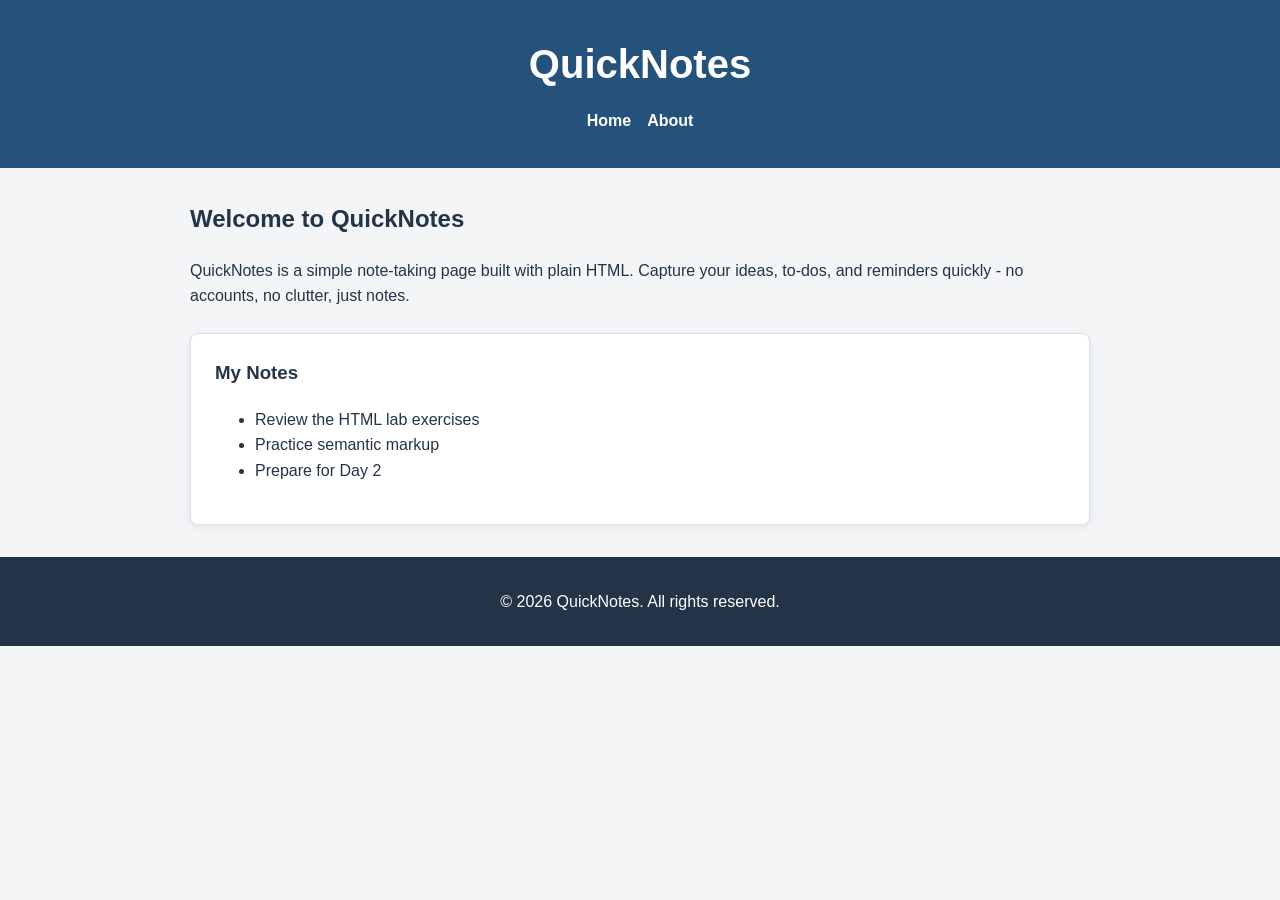
<file: day2/index.html>
<!DOCTYPE html>
<html lang="en">
<head>
  <meta charset="UTF-8">
  <meta name="viewport" content="width=device-width, initial-scale=1.0">
  <link rel="stylesheet" href="style.css">
  <title>QuickNotes - Home</title>
</head>
<body>
  <header>
    <h1>QuickNotes</h1>
    <nav>
      <a href="index.html">Home</a>
      <a href="about.html">About</a>
    </nav>
  </header>

  <main>
    <h2>Welcome to QuickNotes</h2>
    <p>
      QuickNotes is a simple note-taking page built with plain HTML.
      Capture your ideas, to-dos, and reminders quickly - no accounts,
      no clutter, just notes.
    </p>
    <section>
      <h3>My Notes</h3>
      <ul>
        <li>Review the HTML lab exercises</li>
        <li>Practice semantic markup</li>
        <li>Prepare for Day 2</li>
      </ul>
    </section>
  </main>

  <footer>
    <p>&copy; 2026 QuickNotes. All rights reserved.</p>
  </footer>
</body>
</html>
</file>
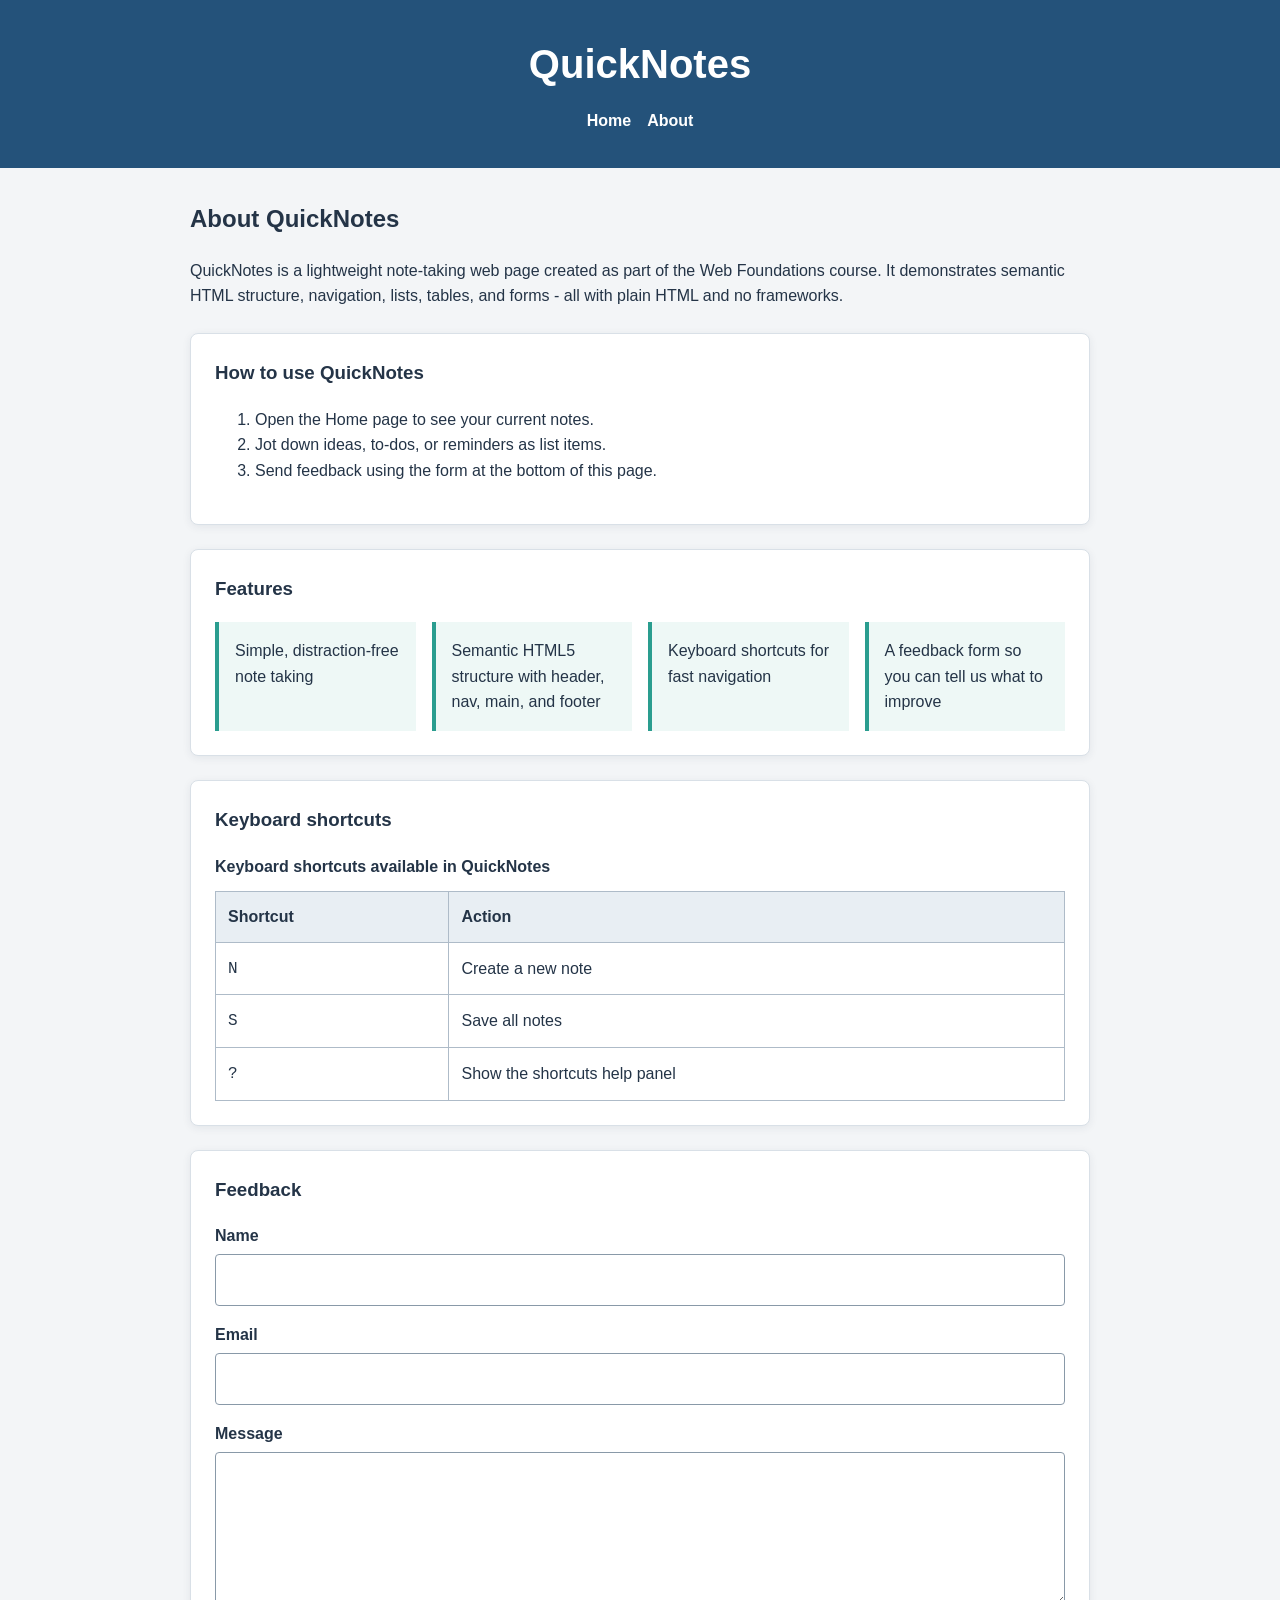
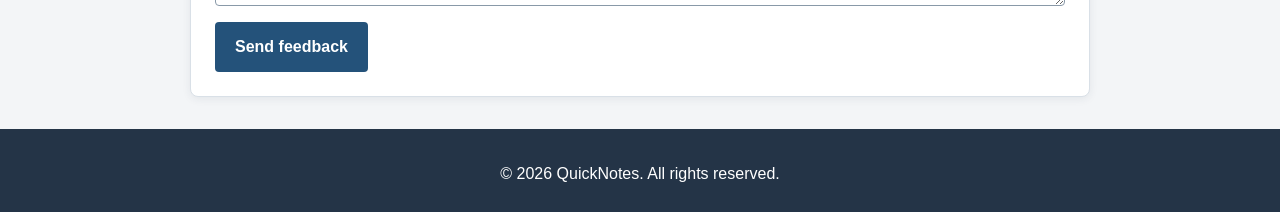
<file: day2/about.html>
<!DOCTYPE html>
<html lang="en">
<head>
  <meta charset="UTF-8">
  <meta name="viewport" content="width=device-width, initial-scale=1.0">
  <link rel="stylesheet" href="style.css">
  <title>QuickNotes - About</title>
</head>
<body>
  <header>
    <h1>QuickNotes</h1>
    <nav>
      <a href="index.html">Home</a>
      <a href="about.html">About</a>
    </nav>
  </header>

  <main>
    <h2>About QuickNotes</h2>
    <p>
      QuickNotes is a lightweight note-taking web page created as part of the
      Web Foundations course. It demonstrates semantic HTML structure,
      navigation, lists, tables, and forms - all with plain HTML and no
      frameworks.
    </p>

    <section>
      <h3>How to use QuickNotes</h3>
      <ol>
        <li>Open the Home page to see your current notes.</li>
        <li>Jot down ideas, to-dos, or reminders as list items.</li>
        <li>Send feedback using the form at the bottom of this page.</li>
      </ol>
    </section>

    <section>
      <h3>Features</h3>
      <ul class="features">
        <li>Simple, distraction-free note taking</li>
        <li>Semantic HTML5 structure with header, nav, main, and footer</li>
        <li>Keyboard shortcuts for fast navigation</li>
        <li>A feedback form so you can tell us what to improve</li>
      </ul>
    </section>

    <section>
      <h3>Keyboard shortcuts</h3>
      <table>
        <caption>Keyboard shortcuts available in QuickNotes</caption>
        <thead>
          <tr>
            <th scope="col">Shortcut</th>
            <th scope="col">Action</th>
          </tr>
        </thead>
        <tbody>
          <tr>
            <td><kbd>N</kbd></td>
            <td>Create a new note</td>
          </tr>
          <tr>
            <td><kbd>S</kbd></td>
            <td>Save all notes</td>
          </tr>
          <tr>
            <td><kbd>?</kbd></td>
            <td>Show the shortcuts help panel</td>
          </tr>
        </tbody>
      </table>
    </section>

    <section>
      <h3>Feedback</h3>
      <form action="#" method="post">
        <div>
          <label for="name">Name</label>
          <input type="text" id="name" name="name" required>
        </div>
        <div>
          <label for="email">Email</label>
          <input type="email" id="email" name="email" required>
        </div>
        <div>
          <label for="message">Message</label>
          <textarea id="message" name="message" rows="5" required></textarea>
        </div>
        <div>
          <button type="submit">Send feedback</button>
        </div>
      </form>
    </section>
  </main>

  <footer>
    <p>&copy; 2026 QuickNotes. All rights reserved.</p>
  </footer>
</body>
</html>
</file>
<file: day2/style.css>
/* Reset and base styles */
*,
*::before,
*::after {
  box-sizing: border-box;
}

body {
  margin: 0;
  background-color: #f3f5f7;
  color: #243447;
  font-family: Arial, Helvetica, sans-serif;
  font-size: 16px;
  line-height: 1.6;
}

header {
  background-color: #24527a;
  color: #ffffff;
  padding: 2rem 1rem;
  text-align: center;
}

header h1 {
  margin: 0 0 0.75rem;
  font-size: 2.5rem;
}

nav {
  display: flex;
  justify-content: center;
  gap: 16px;
}

nav a {
  border-bottom: 2px solid transparent;
  color: #ffffff;
  font-weight: 700;
  text-decoration: none;
  transition: color 0.2s ease, border-color 0.2s ease;
}

nav a:hover,
nav a:focus-visible {
  border-bottom-color: #ffd166;
  color: #ffd166;
}

main {
  width: calc(100% - 2rem);
  max-width: 900px;
  margin: 2rem auto;
}

main > p {
  margin-bottom: 1.5rem;
}

section {
  margin: 1.5rem 0;
  padding: 1.5rem;
  border: 1px solid #d9e0e7;
  border-radius: 8px;
  background-color: #ffffff;
  box-shadow: 0 2px 8px rgba(36, 52, 71, 0.08);
}

section h3 {
  margin-top: 0;
}

.features {
  display: grid;
  grid-template-columns: repeat(auto-fit, minmax(180px, 1fr));
  gap: 1rem;
  margin: 0;
  padding: 0;
  list-style: none;
}

.features li {
  padding: 1rem;
  border-left: 4px solid #2a9d8f;
  background-color: #eef8f6;
}

table {
  width: 100%;
  border-collapse: collapse;
}

caption {
  margin-bottom: 0.75rem;
  font-weight: 700;
  text-align: left;
}

th,
td {
  padding: 0.75rem;
  border: 1px solid #aebbc8;
  text-align: left;
}

th {
  background-color: #e8eef3;
}

form {
  display: flex;
  flex-direction: column;
  gap: 1rem;
}

form div {
  display: flex;
  flex-direction: column;
  gap: 0.35rem;
}

label {
  font-weight: 700;
}

input,
textarea {
  width: 100%;
  padding: 0.75rem;
  border: 1px solid #8999a8;
  border-radius: 4px;
  color: #243447;
  font: inherit;
}

input:focus,
textarea:focus {
  border-color: #24527a;
  outline: 3px solid rgba(36, 82, 122, 0.2);
}

button {
  align-self: flex-start;
  padding: 0.75rem 1.25rem;
  border: 0;
  border-radius: 4px;
  background-color: #24527a;
  color: #ffffff;
  cursor: pointer;
  font: inherit;
  font-weight: 700;
  transition: background-color 0.2s ease, transform 0.2s ease;
}

button:hover,
button:focus-visible {
  background-color: #173b5c;
  transform: translateY(-2px);
}

footer {
  padding: 1rem;
  background-color: #243447;
  color: #ffffff;
  text-align: center;
}

@media (max-width: 600px) {
  header {
    padding: 1.25rem 0.75rem;
  }

  header h1 {
    font-size: 1.9rem;
  }

  main {
    margin: 1rem auto;
  }

  section {
    padding: 1rem;
  }
}
</file>
